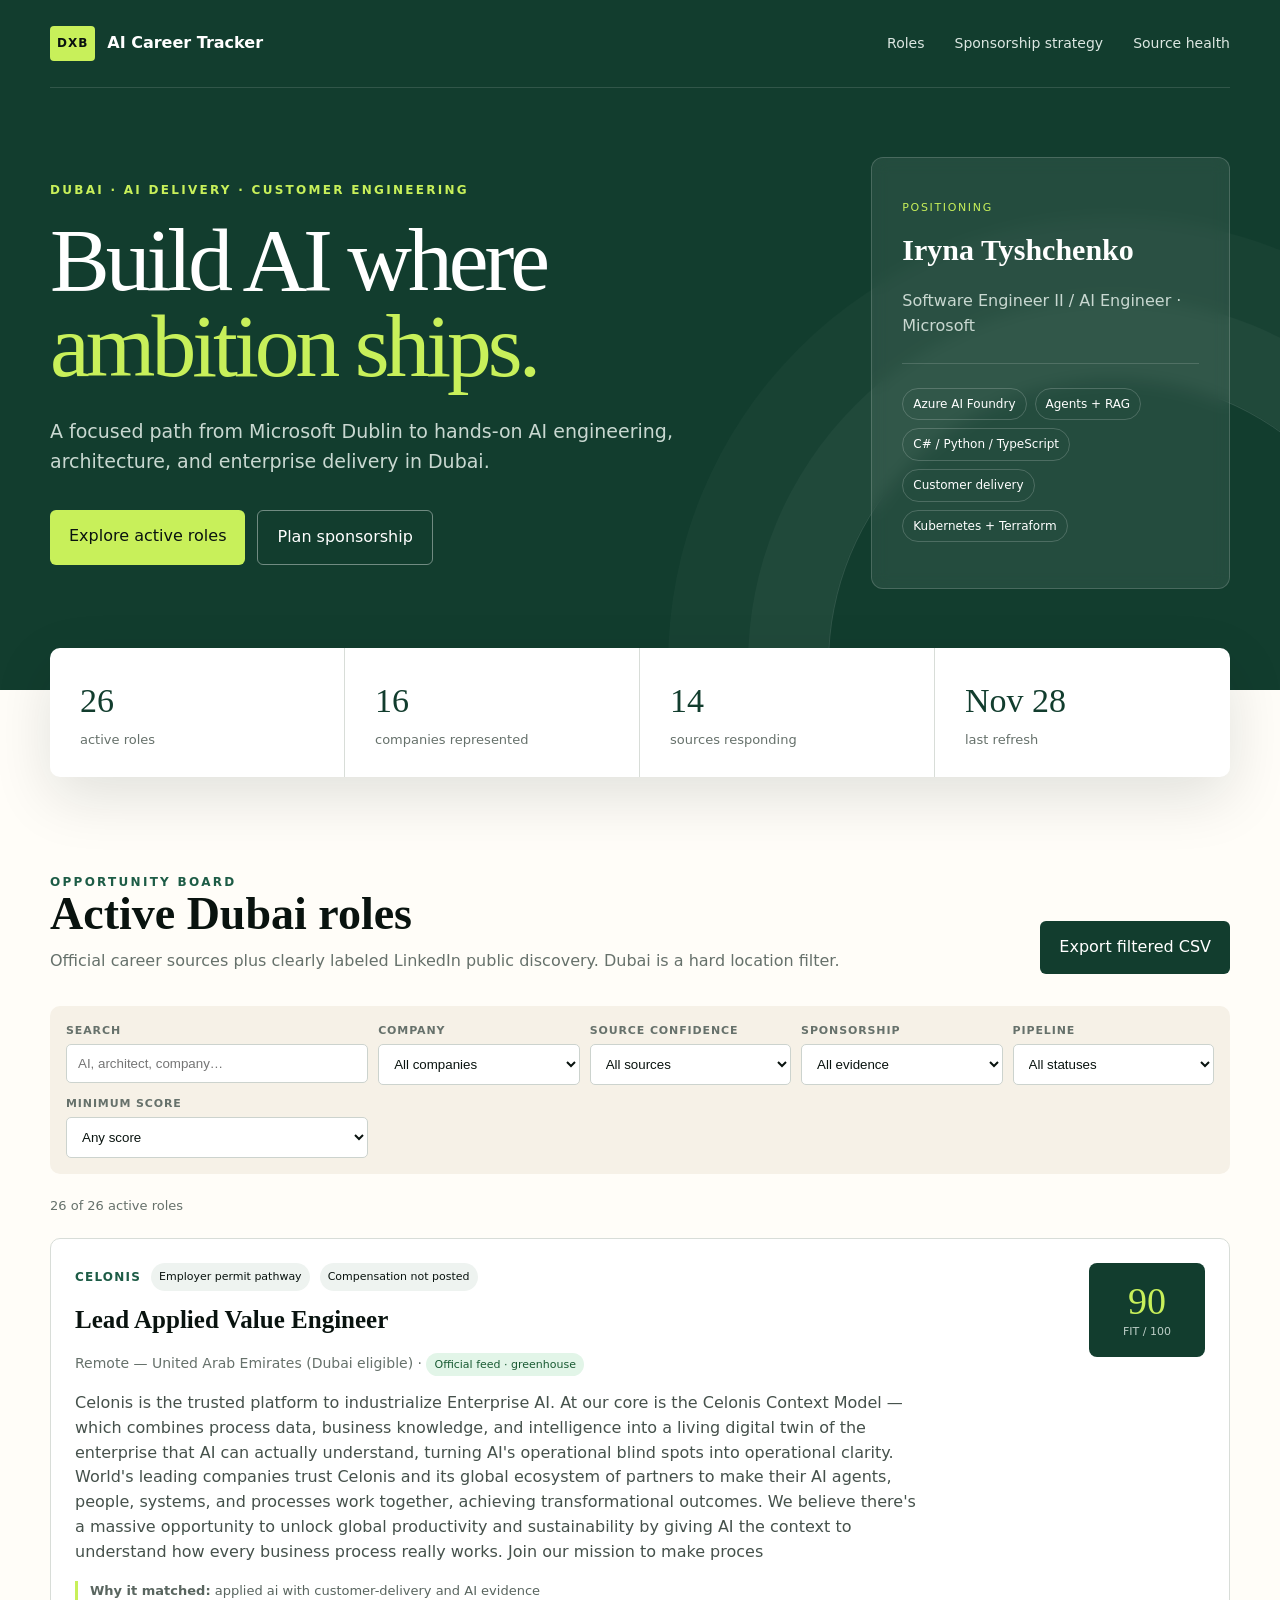
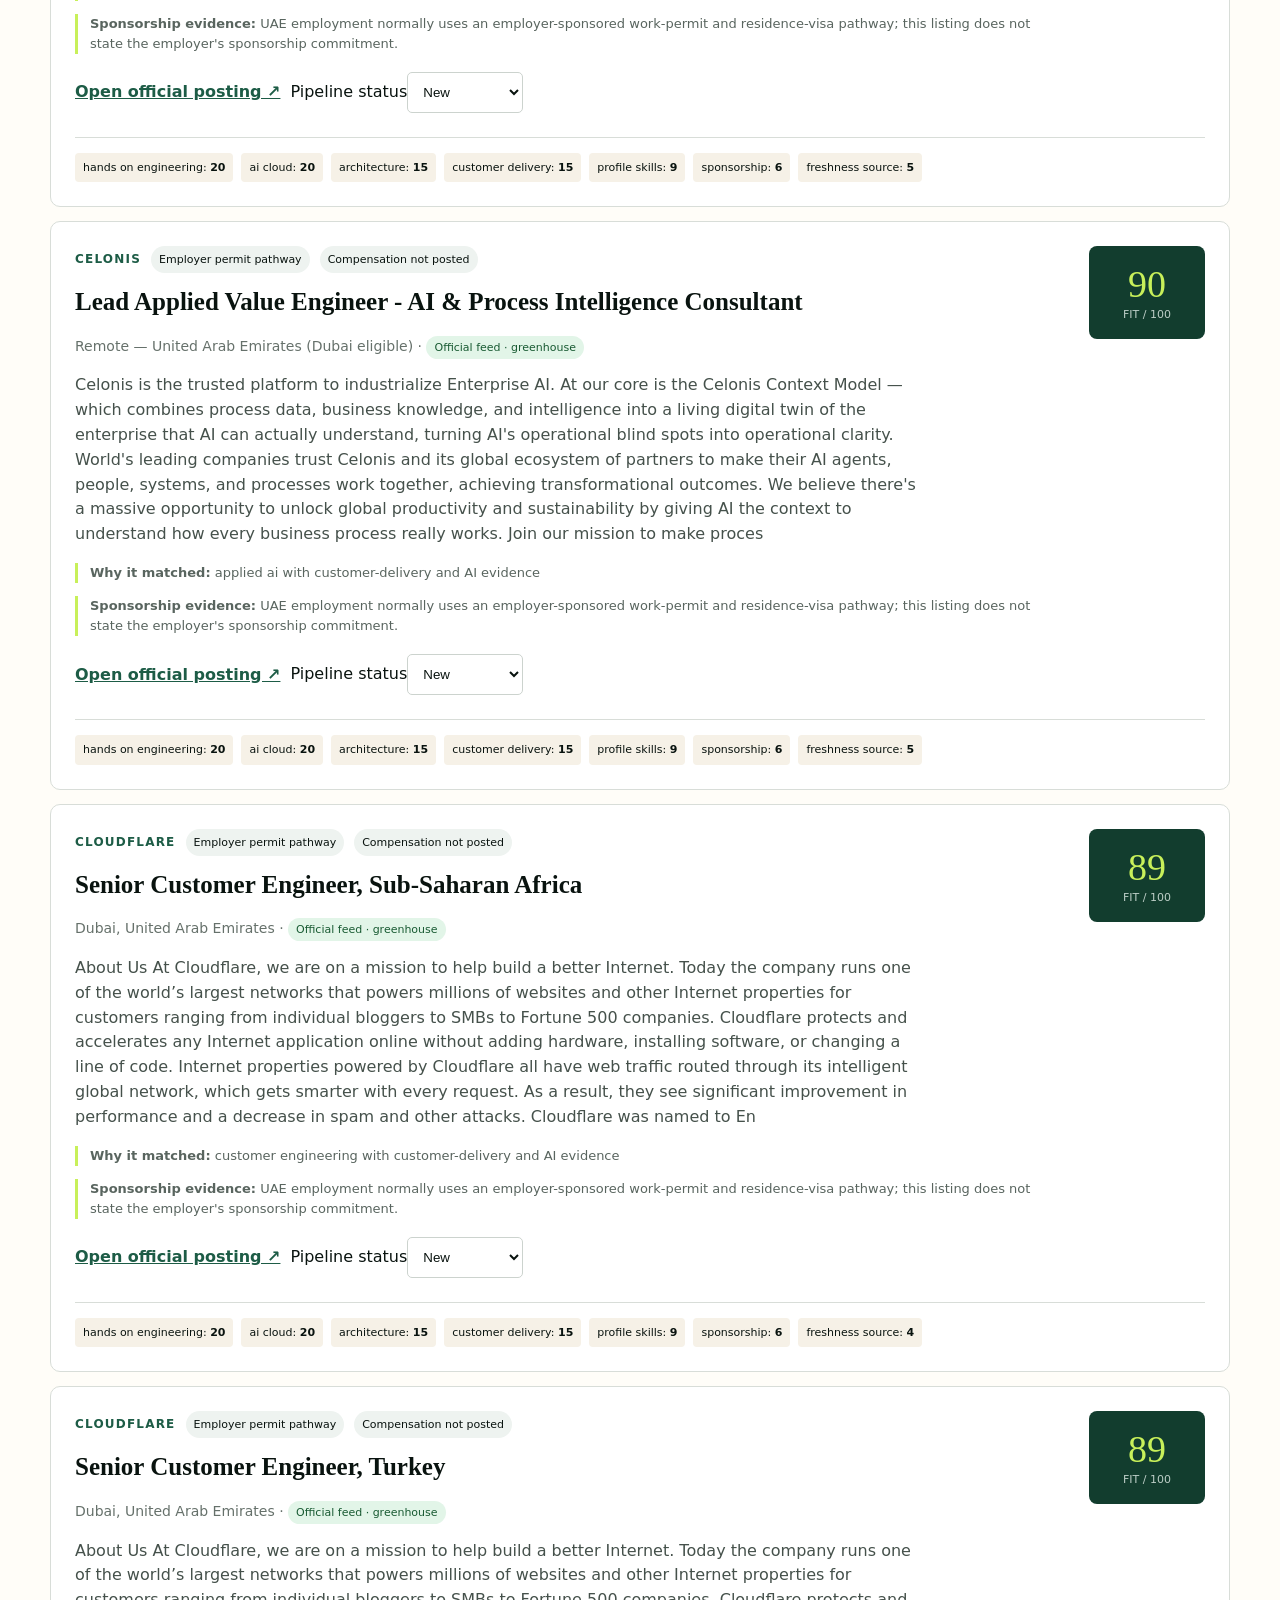
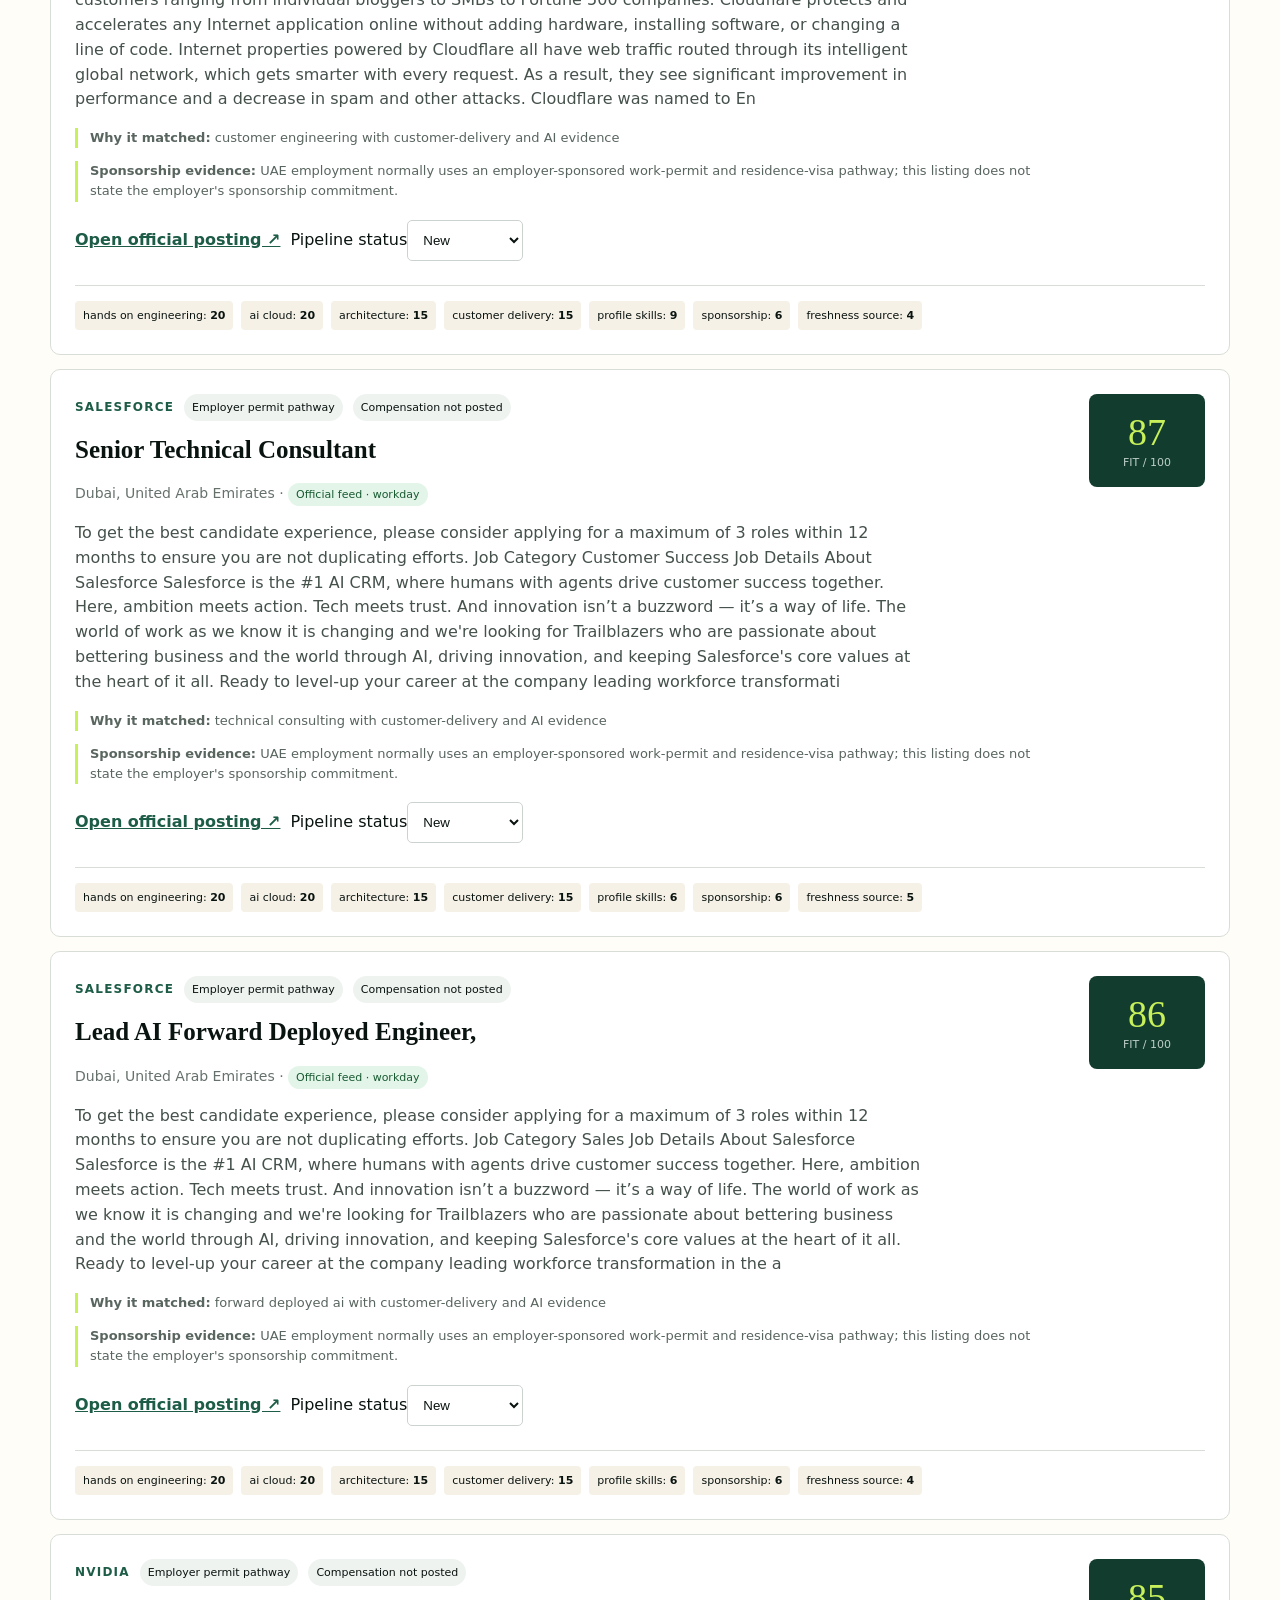
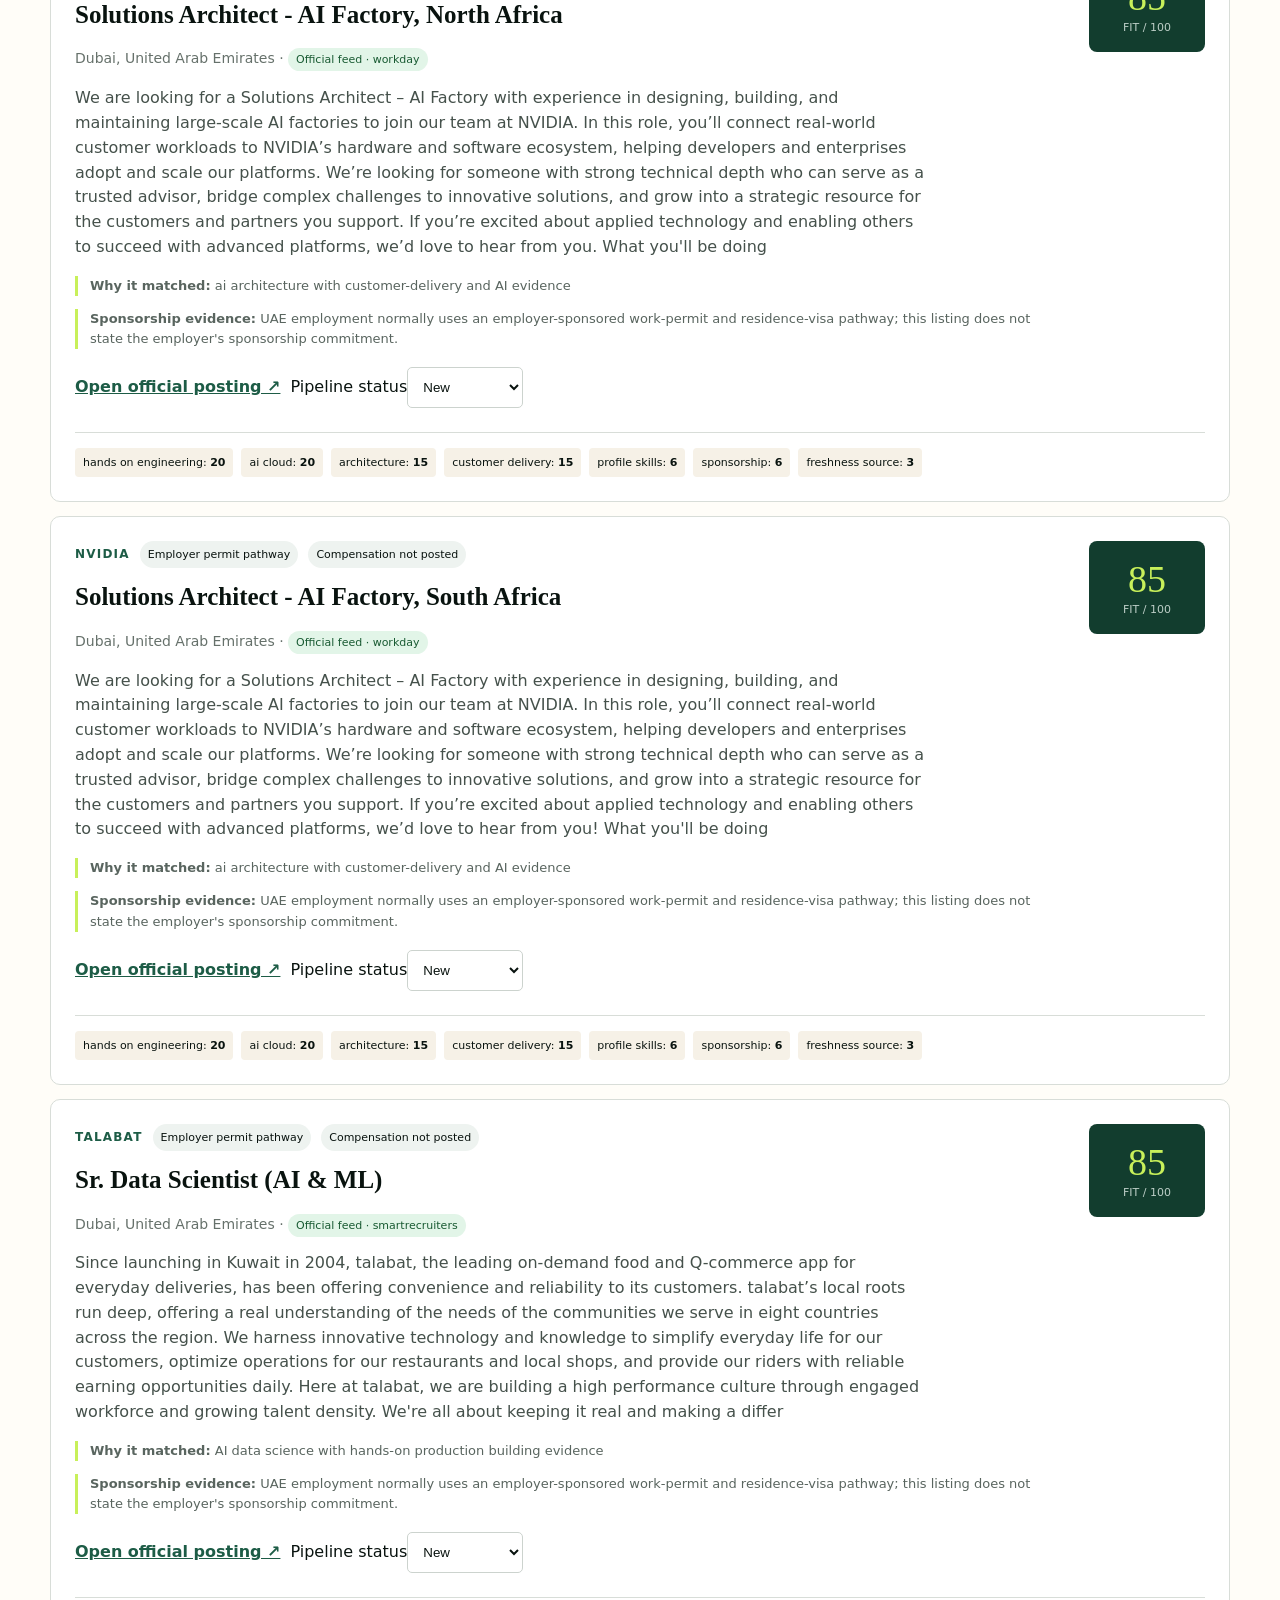
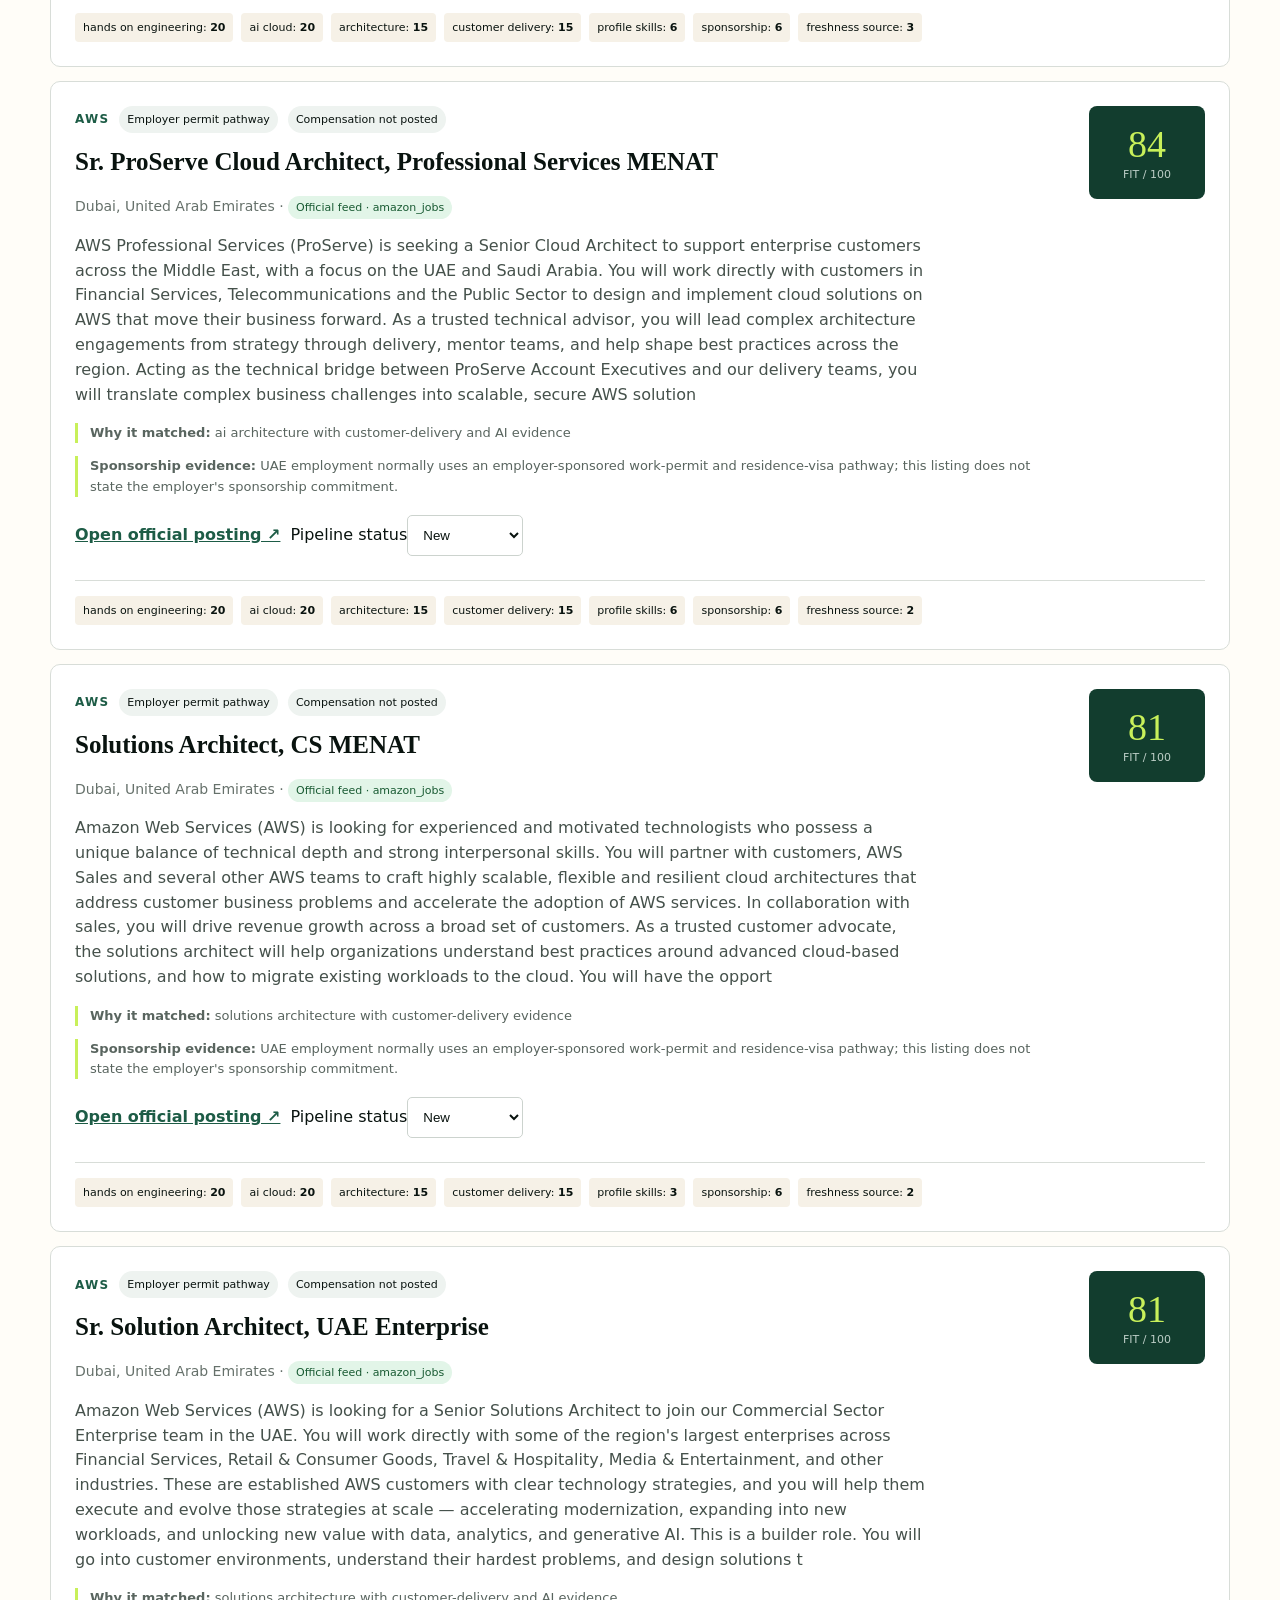
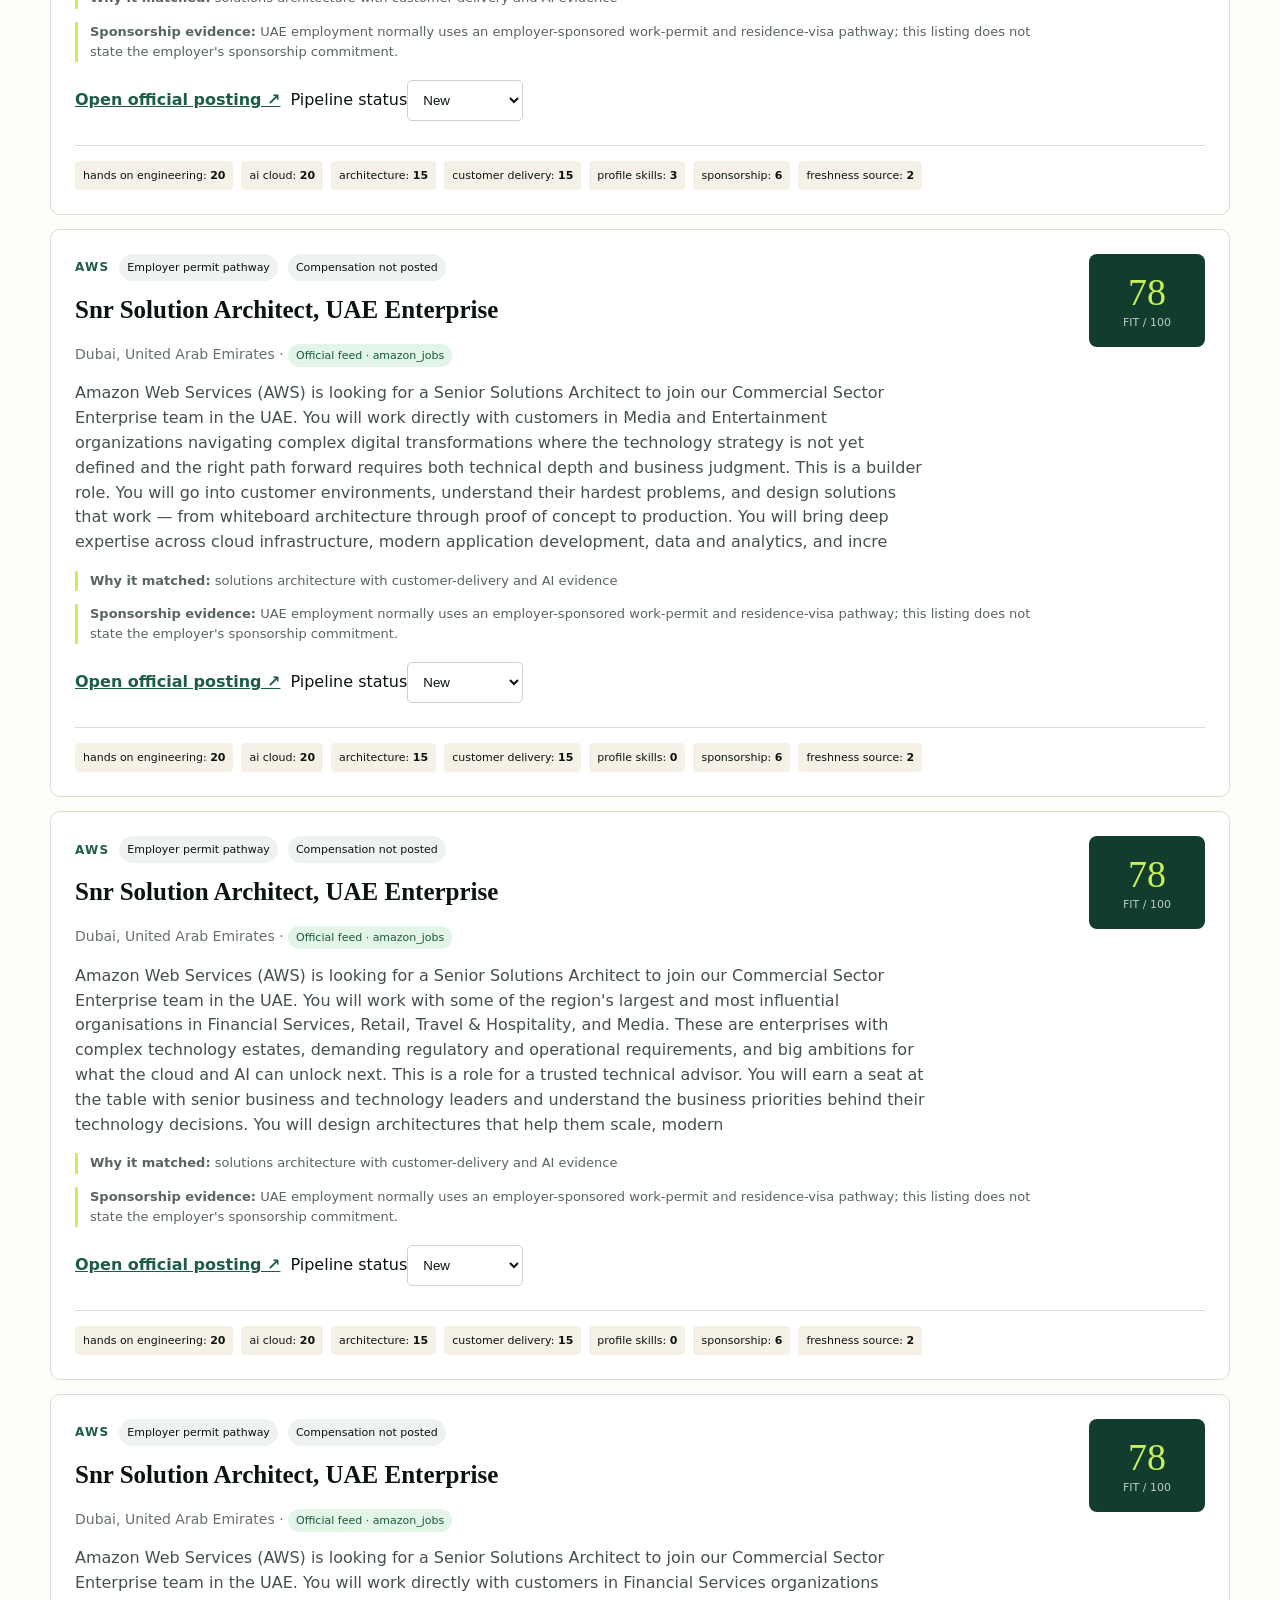
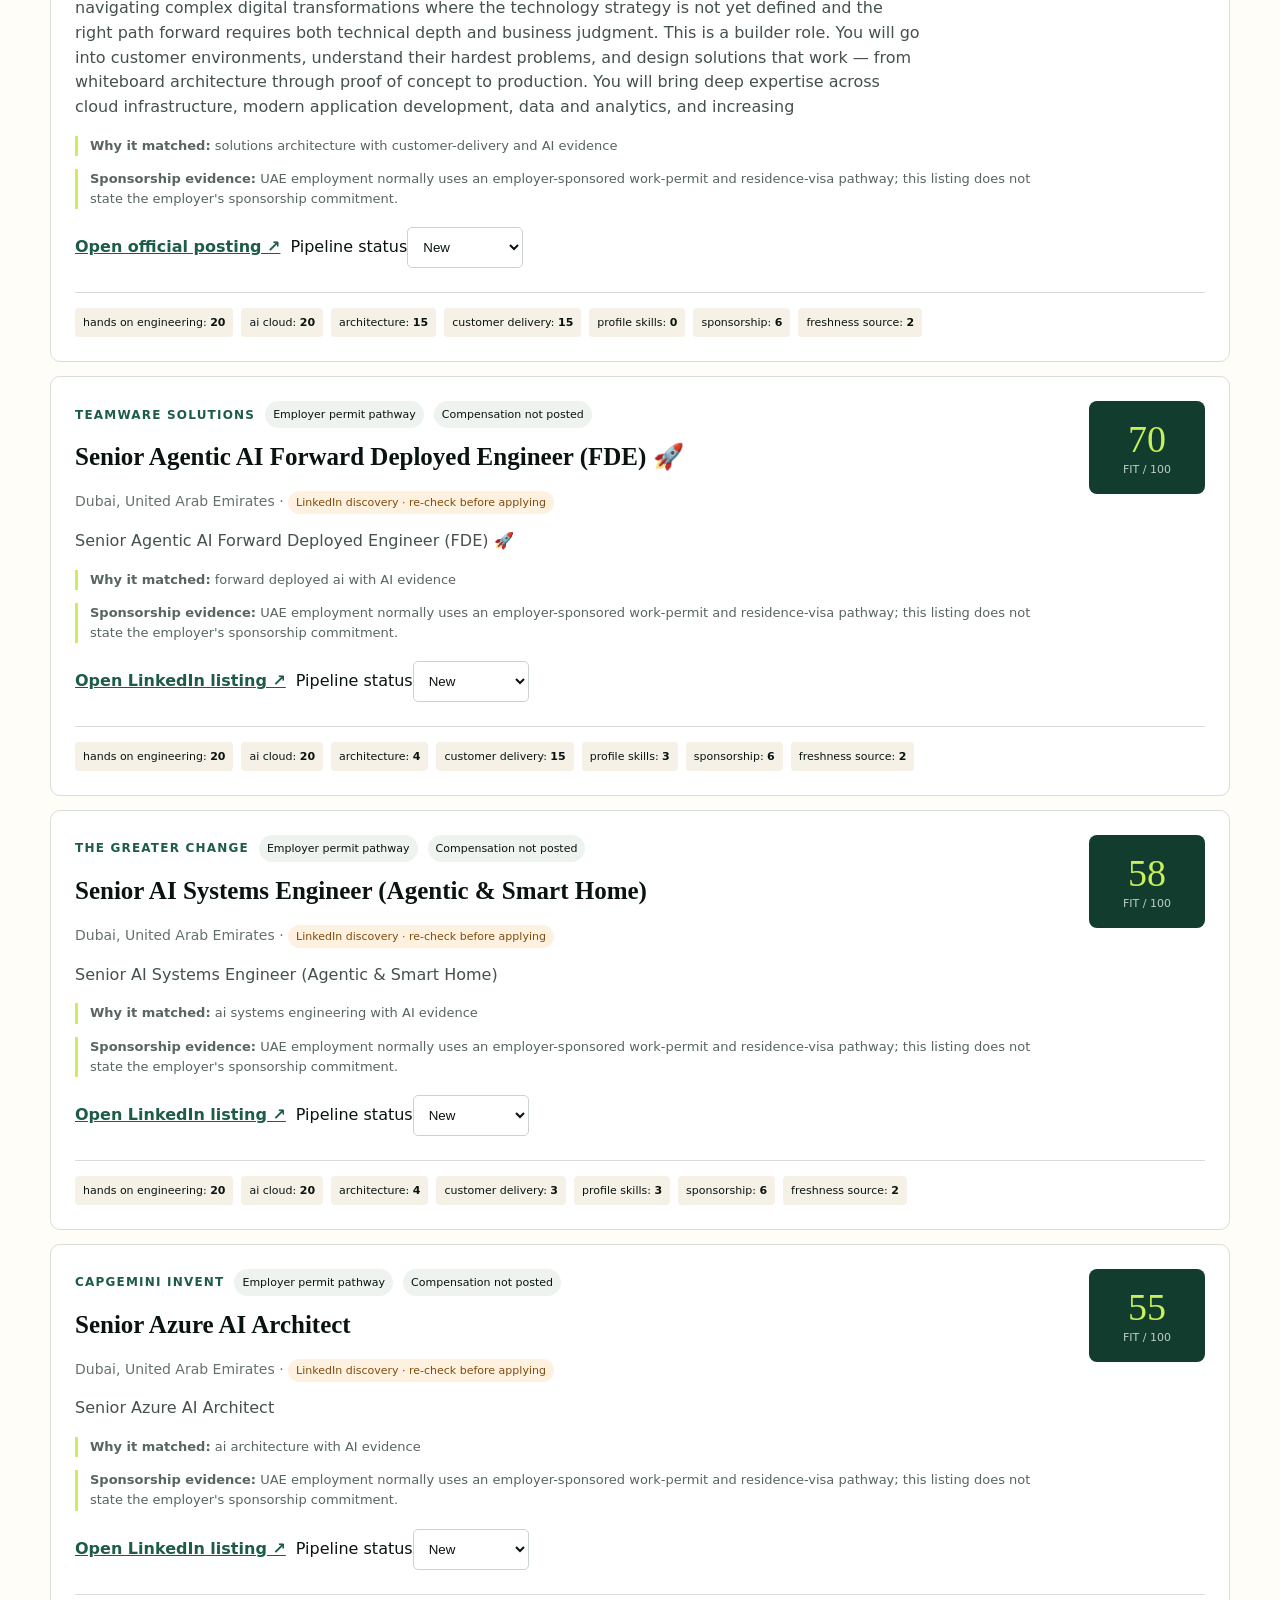
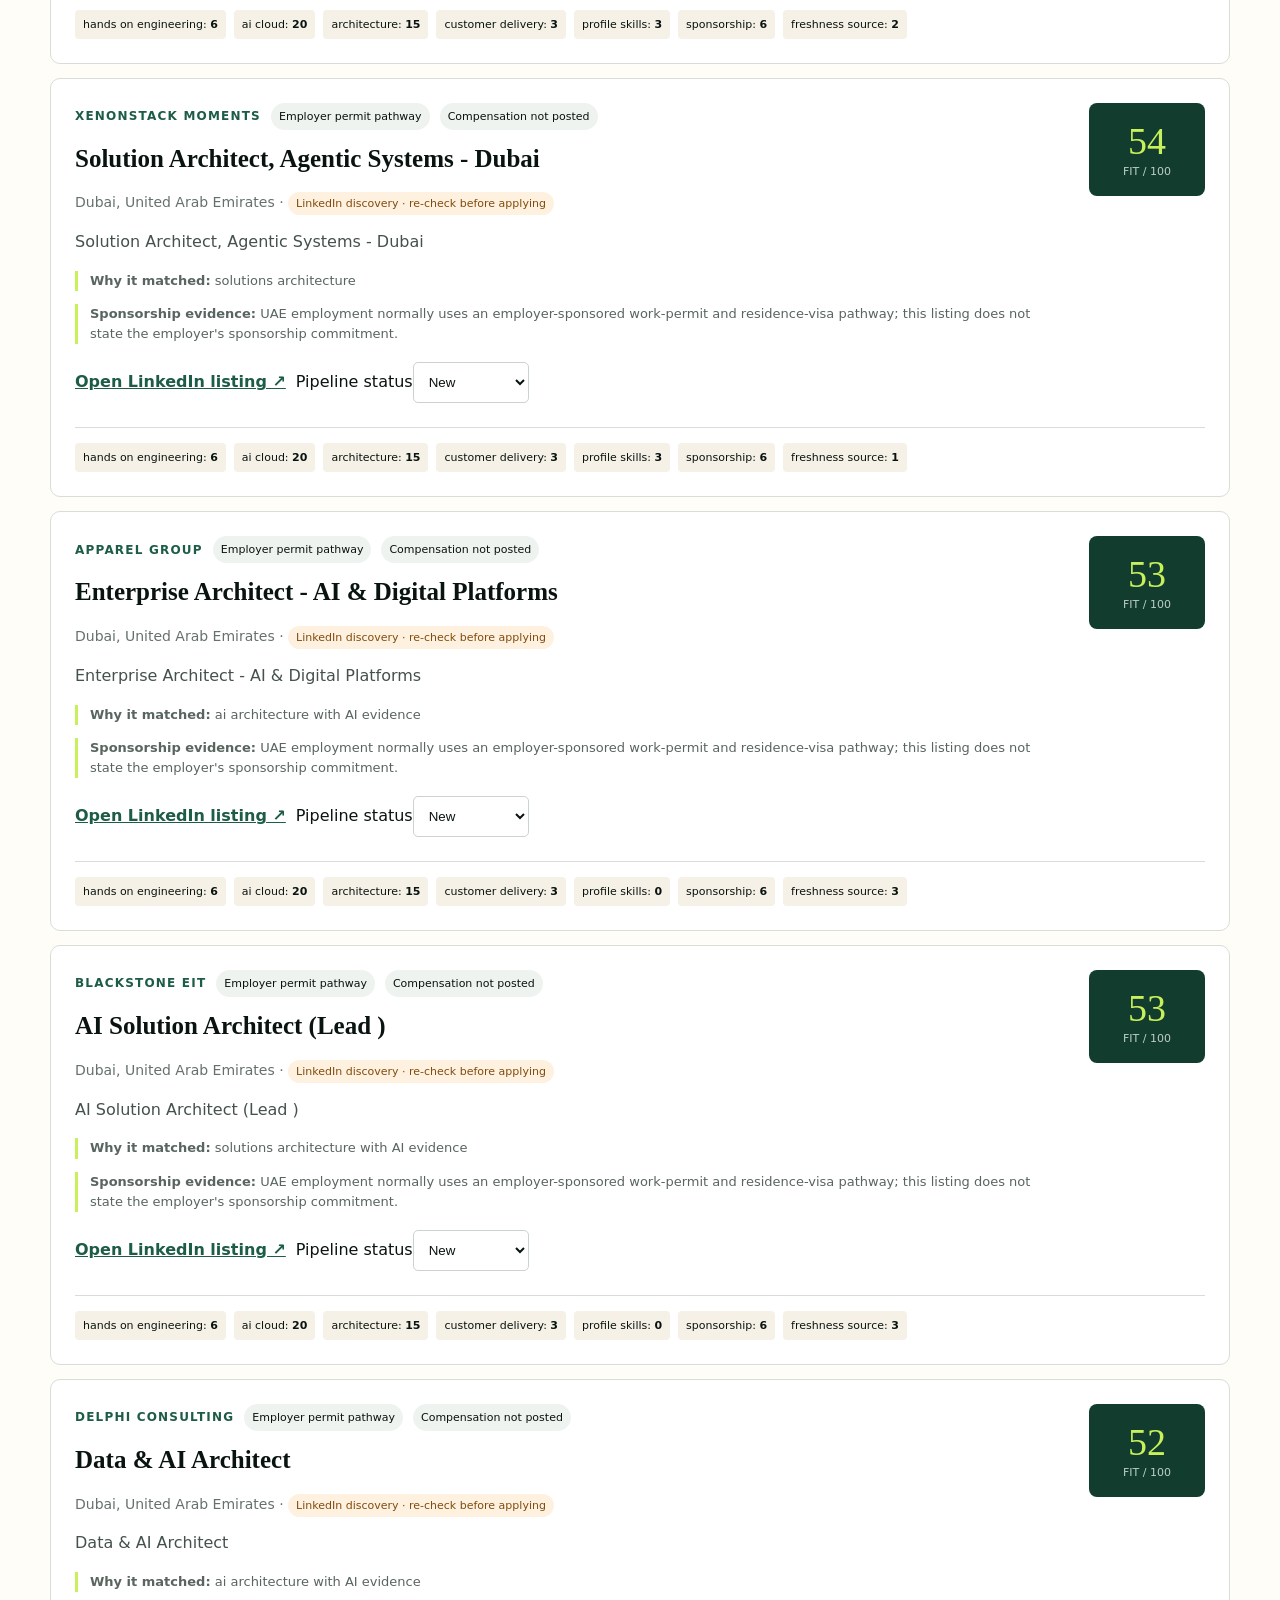
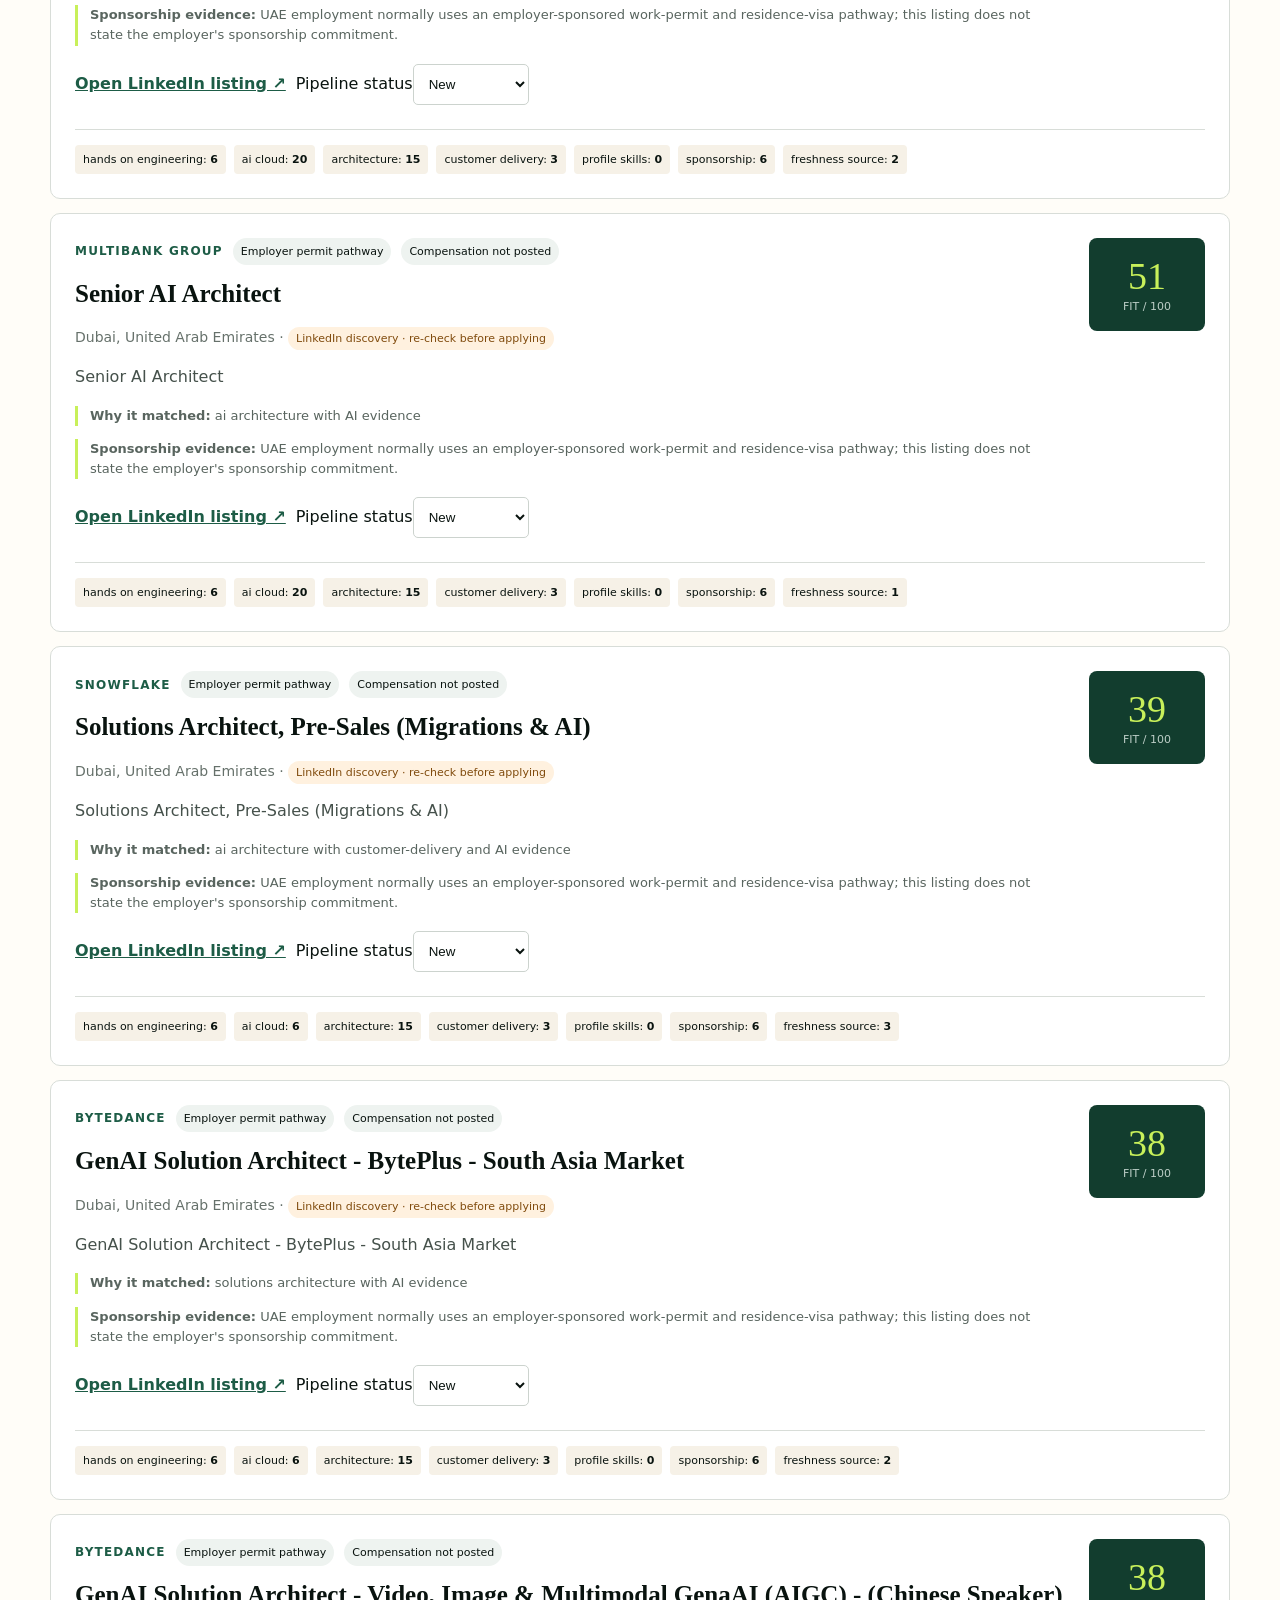
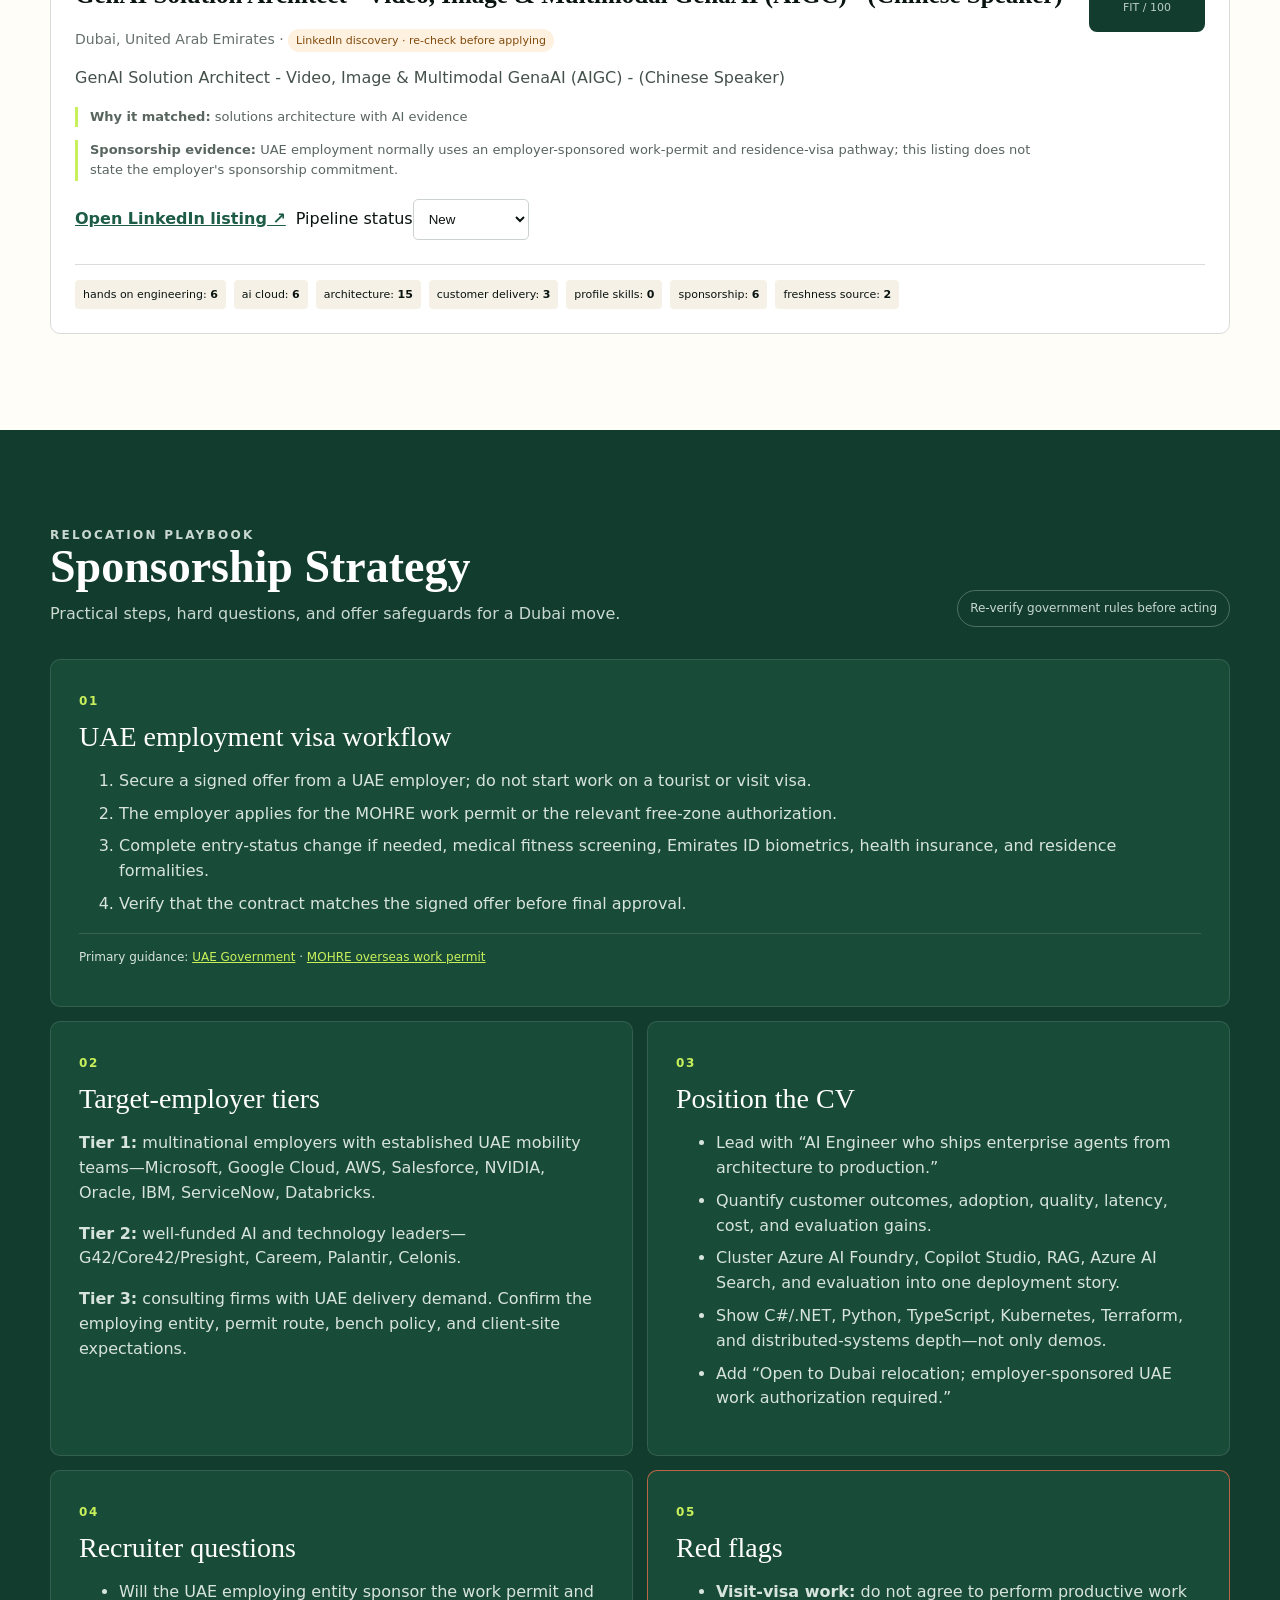
<file: index.html>
<!doctype html>
<html lang="en">
<head>
  <meta charset="utf-8">
  <meta name="viewport" content="width=device-width, initial-scale=1">
  <meta name="description" content="Dubai-only AI career opportunities and UAE sponsorship strategy for Iryna Tyshchenko.">
  <title>Dubai AI Career Tracker</title>
  <link rel="icon" href="data:image/svg+xml,%3Csvg xmlns='http://www.w3.org/2000/svg' viewBox='0 0 64 64'%3E%3Crect width='64' height='64' rx='10' fill='%23123d2e'/%3E%3Ctext x='32' y='41' text-anchor='middle' font-family='Arial' font-size='22' font-weight='700' fill='%23c8f05a'%3EDXB%3C/text%3E%3C/svg%3E">
  <link rel="stylesheet" href="assets/styles.css">
  <script src="assets/app.js" defer></script>
</head>
<body>
  <a class="skip-link" href="#roles">Skip to roles</a>
  <header class="hero">
    <nav class="nav shell" aria-label="Primary">
      <a class="brand" href="#top" aria-label="Dubai AI Career Tracker home"><span class="brand-mark">DXB</span><span>AI Career Tracker</span></a>
      <div class="nav-links"><a href="#roles">Roles</a><a href="#strategy">Sponsorship strategy</a><a href="#source-health">Source health</a></div>
    </nav>
    <div class="shell hero-grid" id="top">
      <div>
        <p class="eyebrow">DUBAI · AI DELIVERY · CUSTOMER ENGINEERING</p>
        <h1>Build AI where<br><span>ambition ships.</span></h1>
        <p class="lede">A focused path from Microsoft Dublin to hands-on AI engineering, architecture, and enterprise delivery in Dubai.</p>
        <div class="hero-actions"><a class="button primary" href="#roles">Explore active roles</a><a class="button ghost" href="#strategy">Plan sponsorship</a></div>
      </div>
      <aside class="profile-card" aria-label="Target profile">
        <p class="label">POSITIONING</p>
        <h2>Iryna Tyshchenko</h2>
        <p>Software Engineer II / AI Engineer · Microsoft</p>
        <div class="profile-rule"></div>
        <ul class="tag-list"><li>Azure AI Foundry</li><li>Agents + RAG</li><li>C# / Python / TypeScript</li><li>Customer delivery</li><li>Kubernetes + Terraform</li></ul>
      </aside>
    </div>
  </header>

  <main>
    <section class="metrics shell" aria-label="Tracker summary">
      <article><span id="metric-live">—</span><p>active roles</p></article>
      <article><span id="metric-companies">—</span><p>companies represented</p></article>
      <article><span id="metric-sources">—</span><p>sources responding</p></article>
      <article><span id="metric-updated">—</span><p>last refresh</p></article>
    </section>

    <section class="section shell" id="roles">
      <div class="section-heading">
        <div><p class="eyebrow dark">OPPORTUNITY BOARD</p><h2>Active Dubai roles</h2><p>Official career sources plus clearly labeled LinkedIn public discovery. Dubai is a hard location filter.</p></div>
        <button class="button export" id="export-csv" type="button">Export filtered CSV</button>
      </div>
      <div class="filters" aria-label="Role filters">
        <label>Search<input id="search-filter" type="search" placeholder="AI, architect, company…"></label>
        <label>Company<select id="company-filter"><option value="">All companies</option></select></label>
        <label>Source confidence<select id="source-filter"><option value="">All sources</option><option value="official">Official / verified open</option><option value="linkedin_discovery">LinkedIn discovery</option></select></label>
        <label>Sponsorship<select id="sponsorship-filter"><option value="">All evidence</option><option value="explicit_sponsorship">Explicit sponsorship</option><option value="employer_work_permit">Employer permit pathway</option><option value="relocation_support">Relocation support</option><option value="unknown">Unknown</option><option value="explicit_no_sponsorship">No sponsorship</option></select></label>
        <label>Pipeline<select id="status-filter"><option value="">All statuses</option><option value="new">New</option><option value="reviewing">Reviewing</option><option value="shortlisted">Shortlisted</option><option value="applied">Applied</option><option value="interviewing">Interviewing</option><option value="offer">Offer</option><option value="rejected">Rejected</option><option value="withdrawn">Withdrawn</option><option value="archived">Archived</option></select></label>
        <label>Minimum score<select id="score-filter"><option value="0">Any score</option><option value="70">70+</option><option value="80">80+</option><option value="90">90+</option></select></label>
      </div>
      <p class="result-line" id="result-line" aria-live="polite">Loading active roles…</p>
      <div class="job-list" id="job-list"></div>
      <div class="empty-state" id="empty-state" hidden><h3>No roles match these filters.</h3><p>Clear a filter or check the source-health panel.</p></div>
    </section>

    <section class="strategy section" id="strategy">
      <div class="shell">
        <div class="section-heading light"><div><p class="eyebrow">RELOCATION PLAYBOOK</p><h2>Sponsorship Strategy</h2><p>Practical steps, hard questions, and offer safeguards for a Dubai move.</p></div><span class="strategy-note">Re-verify government rules before acting</span></div>
        <div class="strategy-grid">
          <article class="strategy-card wide"><span class="step">01</span><h3>UAE employment visa workflow</h3><ol><li>Secure a signed offer from a UAE employer; do not start work on a tourist or visit visa.</li><li>The employer applies for the MOHRE work permit or the relevant free-zone authorization.</li><li>Complete entry-status change if needed, medical fitness screening, Emirates ID biometrics, health insurance, and residence formalities.</li><li>Verify that the contract matches the signed offer before final approval.</li></ol><p class="source-line">Primary guidance: <a href="https://u.ae/en/information-and-services/jobs/employment-in-the-private-sector/job-offers-and-work-permits-and-contracts" target="_blank" rel="noopener">UAE Government</a> · <a href="https://www.mohre.gov.ae/en/services/work-permit-for-recruiting-a-worker-from-outside-the-state-2022" target="_blank" rel="noopener">MOHRE overseas work permit</a></p></article>
          <article class="strategy-card"><span class="step">02</span><h3>Target-employer tiers</h3><p><strong>Tier 1:</strong> multinational employers with established UAE mobility teams—Microsoft, Google Cloud, AWS, Salesforce, NVIDIA, Oracle, IBM, ServiceNow, Databricks.</p><p><strong>Tier 2:</strong> well-funded AI and technology leaders—G42/Core42/Presight, Careem, Palantir, Celonis.</p><p><strong>Tier 3:</strong> consulting firms with UAE delivery demand. Confirm the employing entity, permit route, bench policy, and client-site expectations.</p></article>
          <article class="strategy-card"><span class="step">03</span><h3>Position the CV</h3><ul><li>Lead with “AI Engineer who ships enterprise agents from architecture to production.”</li><li>Quantify customer outcomes, adoption, quality, latency, cost, and evaluation gains.</li><li>Cluster Azure AI Foundry, Copilot Studio, RAG, Azure AI Search, and evaluation into one deployment story.</li><li>Show C#/.NET, Python, TypeScript, Kubernetes, Terraform, and distributed-systems depth—not only demos.</li><li>Add “Open to Dubai relocation; employer-sponsored UAE work authorization required.”</li></ul></article>
          <article class="strategy-card"><span class="step">04</span><h3>Recruiter questions</h3><ul><li>Will the UAE employing entity sponsor the work permit and residence visa for this role?</li><li>Is relocation support separate from immigration processing?</li><li>Are any costs recoverable if I leave during probation?</li><li>Which office, free zone, and legal entity appear on the contract?</li><li>Is Arabic required in practice, and how much customer-site travel is expected?</li></ul></article>
          <article class="strategy-card danger"><span class="step">05</span><h3>Red flags</h3><ul><li><strong>Visit-visa work:</strong> do not agree to perform productive work before valid authorization.</li><li><strong>Candidate-paid visa costs:</strong> reject requests to pay recruitment, permit, or residency processing fees to an employer or agent.</li><li>Personal bank accounts, crypto transfers, WhatsApp-only interviews, pressure to resign before a verified contract, or mismatched offer and MOHRE terms.</li></ul><p class="source-line"><a href="https://u.ae/en/information-and-services/jobs/working-in-uae" target="_blank" rel="noopener">UAE Government: preparing to work</a></p></article>
          <article class="strategy-card"><span class="step">06</span><h3>Application cadence</h3><p><strong>Weekly:</strong> 5 high-fit applications, 5 targeted referrals, and 2 recruiter conversations. Apply within 72 hours when possible. Spend 80% of effort on Tier 1/2 employers and 20% on carefully screened consulting roles.</p><p>Track response, referral, interview, and offer conversion every Friday; change messaging before increasing volume.</p></article>
          <article class="strategy-card"><span class="step">07</span><h3>Networking</h3><ul><li>Ask Microsoft alumni and Azure customers now based in the UAE for role calibration—not generic referrals.</li><li>Contact Dubai AI, cloud, platform, and professional-services leaders with one relevant delivery story.</li><li>Use GITEX, AI Everything, Microsoft/AWS/Google user groups, and technical meetups to build repeated contact.</li><li>Request a referral only after validating team, level, location, and sponsorship route.</li></ul></article>
          <article class="strategy-card wide"><span class="step">08</span><h3>Offer due diligence</h3><div class="due-grid"><ul><li>Legal employing entity and work location</li><li>Base salary and any allowances in AED</li><li>Bonus target, equity, sign-on, relocation</li><li>Health insurance coverage and dependants</li></ul><ul><li>Probation, notice, non-compete, clawbacks</li><li>Annual leave, flights, remote-work policy</li><li>Permit/visa owner, timeline, family support</li><li>Offer-to-contract consistency and start gate</li></ul></div><p>Do not compare packages using an invented EUR conversion. Record only explicit offer values and use a current exchange rate at decision time.</p></article>
        </div>
      </div>
    </section>

    <section class="section shell" id="source-health">
      <div class="section-heading"><div><p class="eyebrow dark">DATA QUALITY</p><h2>Source health</h2><p>A successful source may legitimately return zero matching Dubai roles.</p></div><a class="text-link" href="data/jobs.csv">Download generated CSV</a></div>
      <div class="health-grid" id="health-grid"></div>
    </section>
  </main>

  <footer><div class="shell"><p>Local-first. Official feeds plus labeled LinkedIn discovery. No applications are submitted.</p><p>Built for Iryna · Dubai AI Career Tracker</p></div></footer>
</body>
</html>
</file>
<file: assets/styles.css>
:root{--ink:#09130f;--cream:#f6f1e7;--paper:#fffdf8;--green:#123d2e;--green2:#1d5c46;--lime:#c8f05a;--orange:#ff714b;--muted:#66716b;--line:#d8ddd8;--shadow:0 20px 60px rgba(7,28,21,.12)}*{box-sizing:border-box}html{scroll-behavior:smooth}body{margin:0;background:var(--paper);color:var(--ink);font:16px/1.55 Inter,ui-sans-serif,system-ui,-apple-system,"Segoe UI",sans-serif}a{color:inherit}.shell{width:min(1180px,calc(100% - 40px));margin:auto}.skip-link{position:absolute;left:-9999px}.skip-link:focus{left:16px;top:16px;z-index:20;background:#fff;padding:10px}.hero{background:var(--green);color:white;min-height:690px;position:relative;overflow:hidden}.hero:after{content:"";position:absolute;width:570px;height:570px;border:1px solid rgba(255,255,255,.13);border-radius:50%;right:-120px;bottom:-260px;box-shadow:0 0 0 80px rgba(255,255,255,.035),0 0 0 160px rgba(255,255,255,.025)}.nav{height:88px;display:flex;align-items:center;justify-content:space-between;border-bottom:1px solid rgba(255,255,255,.13);position:relative;z-index:2}.brand{display:flex;align-items:center;gap:12px;text-decoration:none;font-weight:750}.brand-mark{background:var(--lime);color:var(--ink);font-size:12px;padding:8px 7px;border-radius:4px;letter-spacing:.08em}.nav-links{display:flex;gap:30px}.nav-links a{text-decoration:none;color:#dce7e2;font-size:14px}.hero-grid{display:grid;grid-template-columns:1.55fr .75fr;gap:80px;align-items:center;min-height:570px;position:relative;z-index:1}.eyebrow{font-size:12px;letter-spacing:.19em;font-weight:800;color:var(--lime);margin:0 0 18px}.eyebrow.dark{color:var(--green2)}h1{font-family:Georgia,"Times New Roman",serif;font-size:clamp(54px,7vw,92px);font-weight:500;line-height:.96;letter-spacing:-.045em;margin:0 0 28px}h1 span{color:var(--lime)}.lede{font-size:19px;color:#c9d8d1;max-width:640px}.hero-actions{display:flex;gap:12px;margin-top:34px}.button{border:0;border-radius:6px;padding:14px 19px;font-weight:750;text-decoration:none;cursor:pointer;font:inherit}.primary{background:var(--lime);color:var(--ink)}.ghost{color:#fff;border:1px solid rgba(255,255,255,.4)}.profile-card{background:rgba(255,255,255,.08);border:1px solid rgba(255,255,255,.17);padding:30px;border-radius:12px;backdrop-filter:blur(8px)}.profile-card .label{font-size:11px;letter-spacing:.15em;color:var(--lime)}.profile-card h2{font-family:Georgia,serif;font-size:30px;margin:6px 0}.profile-card>p{color:#c9d8d1}.profile-rule{height:1px;background:rgba(255,255,255,.15);margin:24px 0}.tag-list{display:flex;flex-wrap:wrap;gap:8px;list-style:none;padding:0}.tag-list li{font-size:12px;border:1px solid rgba(255,255,255,.19);border-radius:99px;padding:6px 10px}.metrics{display:grid;grid-template-columns:repeat(4,1fr);margin-top:-42px;background:#fff;border-radius:10px;box-shadow:var(--shadow);position:relative;z-index:3}.metrics article{padding:27px 30px;border-right:1px solid var(--line)}.metrics article:last-child{border:0}.metrics span{font-family:Georgia,serif;font-size:34px;color:var(--green)}.metrics p{margin:2px 0 0;color:var(--muted);font-size:13px}.section{padding-top:96px;padding-bottom:96px}.section-heading{display:flex;justify-content:space-between;align-items:end;gap:30px;margin-bottom:32px}.section-heading h2{font-family:Georgia,serif;font-size:46px;line-height:1;margin:0 0 12px}.section-heading p{color:var(--muted);margin:0}.export{background:var(--green);color:white}.filters{display:grid;grid-template-columns:1.5fr repeat(4,1fr);gap:10px;background:var(--cream);padding:16px;border-radius:10px}.filters label{font-size:11px;text-transform:uppercase;letter-spacing:.08em;font-weight:800;color:var(--muted)}input,select{width:100%;margin-top:5px;border:1px solid #ccd3ce;background:#fff;border-radius:5px;padding:11px;color:var(--ink);font:14px inherit}.result-line{color:var(--muted);font-size:13px;margin:22px 0}.job-list{display:grid;gap:14px}.job-card{display:grid;grid-template-columns:1fr 116px;gap:24px;border:1px solid var(--line);border-radius:10px;padding:24px;background:#fff;transition:.2s}.job-card:hover{border-color:#9bb2a8;box-shadow:0 12px 30px rgba(18,61,46,.08);transform:translateY(-2px)}.job-top{display:flex;gap:10px;align-items:center;flex-wrap:wrap}.company{font-size:12px;font-weight:850;letter-spacing:.1em;color:var(--green2);text-transform:uppercase}.pill{font-size:11px;background:#eef3f0;padding:5px 8px;border-radius:99px}.pill.warn{background:#fff1df;color:#804b0d}.pill.good{background:#e2f5e8;color:#185a32}.job-card h3{font-family:Georgia,serif;font-size:25px;margin:10px 0 5px}.job-location{color:var(--muted);font-size:14px}.job-description{color:#45514b;max-width:850px}.job-evidence{font-size:13px;border-left:3px solid var(--lime);padding-left:12px;color:#59655f}.job-actions{display:flex;gap:10px;align-items:center;margin-top:18px}.job-actions a{font-weight:750;color:var(--green2)}.status-select{width:auto;margin:0}.score-box{background:var(--green);color:#fff;border-radius:8px;padding:16px;text-align:center;align-self:start}.score-box strong{font:38px Georgia,serif;color:var(--lime)}.score-box span{font-size:11px;display:block;color:#bdcec7}.breakdown{grid-column:1/-1;border-top:1px solid var(--line);padding-top:15px;display:flex;gap:8px;flex-wrap:wrap}.score-factor{font-size:11px;background:var(--cream);padding:6px 8px;border-radius:4px}.empty-state{text-align:center;background:var(--cream);padding:55px;border-radius:10px}.strategy{background:var(--green);color:#fff}.section-heading.light p{color:#c9d8d1}.strategy-note{border:1px solid rgba(255,255,255,.25);border-radius:99px;padding:8px 12px;color:#c9d8d1;font-size:12px}.strategy-grid{display:grid;grid-template-columns:repeat(2,1fr);gap:14px}.strategy-card{background:#194b39;border:1px solid rgba(255,255,255,.11);padding:28px;border-radius:10px}.strategy-card.wide{grid-column:1/-1}.strategy-card.danger{border-color:rgba(255,113,75,.7)}.strategy-card .step{color:var(--lime);font-size:12px;font-weight:900;letter-spacing:.14em}.strategy-card h3{font:28px Georgia,serif;margin:8px 0 16px}.strategy-card p,.strategy-card li{color:#d7e3de}.strategy-card li{margin:8px 0}.strategy-card a{color:var(--lime)}.source-line{font-size:12px;border-top:1px solid rgba(255,255,255,.13);padding-top:14px}.due-grid{display:grid;grid-template-columns:1fr 1fr}.health-grid{display:grid;grid-template-columns:repeat(4,1fr);gap:12px}.health-card{border:1px solid var(--line);border-radius:8px;padding:18px}.health-card strong{display:block}.health-card p{color:var(--muted);font-size:13px;margin:5px 0}.dot{display:inline-block;width:8px;height:8px;border-radius:50%;margin-right:7px}.dot.ok{background:#35a65d}.dot.error{background:var(--orange)}.text-link{color:var(--green2);font-weight:750}footer{background:#071d15;color:#aabdb5;padding:35px 0}footer .shell{display:flex;justify-content:space-between;font-size:13px}@media(max-width:900px){.hero-grid{grid-template-columns:1fr;gap:30px;padding:80px 0}.hero{min-height:900px}.profile-card{max-width:600px}.metrics{grid-template-columns:repeat(2,1fr)}.filters{grid-template-columns:repeat(2,1fr)}.health-grid{grid-template-columns:repeat(2,1fr)}.nav-links{display:none}}@media(max-width:620px){.shell{width:min(100% - 24px,1180px)}.hero{min-height:980px}.hero-grid{padding-top:55px}.profile-card{padding:22px}.metrics{margin-top:-25px}.metrics article{padding:18px}.section{padding:70px 0}.section-heading{display:block}.section-heading .button{margin-top:18px}.section-heading h2{font-size:38px}.filters,.strategy-grid,.due-grid,.health-grid{grid-template-columns:1fr}.strategy-card.wide{grid-column:auto}.job-card{grid-template-columns:1fr}.score-box{grid-row:1;width:90px}.breakdown{grid-column:1}.job-actions{align-items:flex-start;flex-direction:column}footer .shell{display:block}}
</file>
